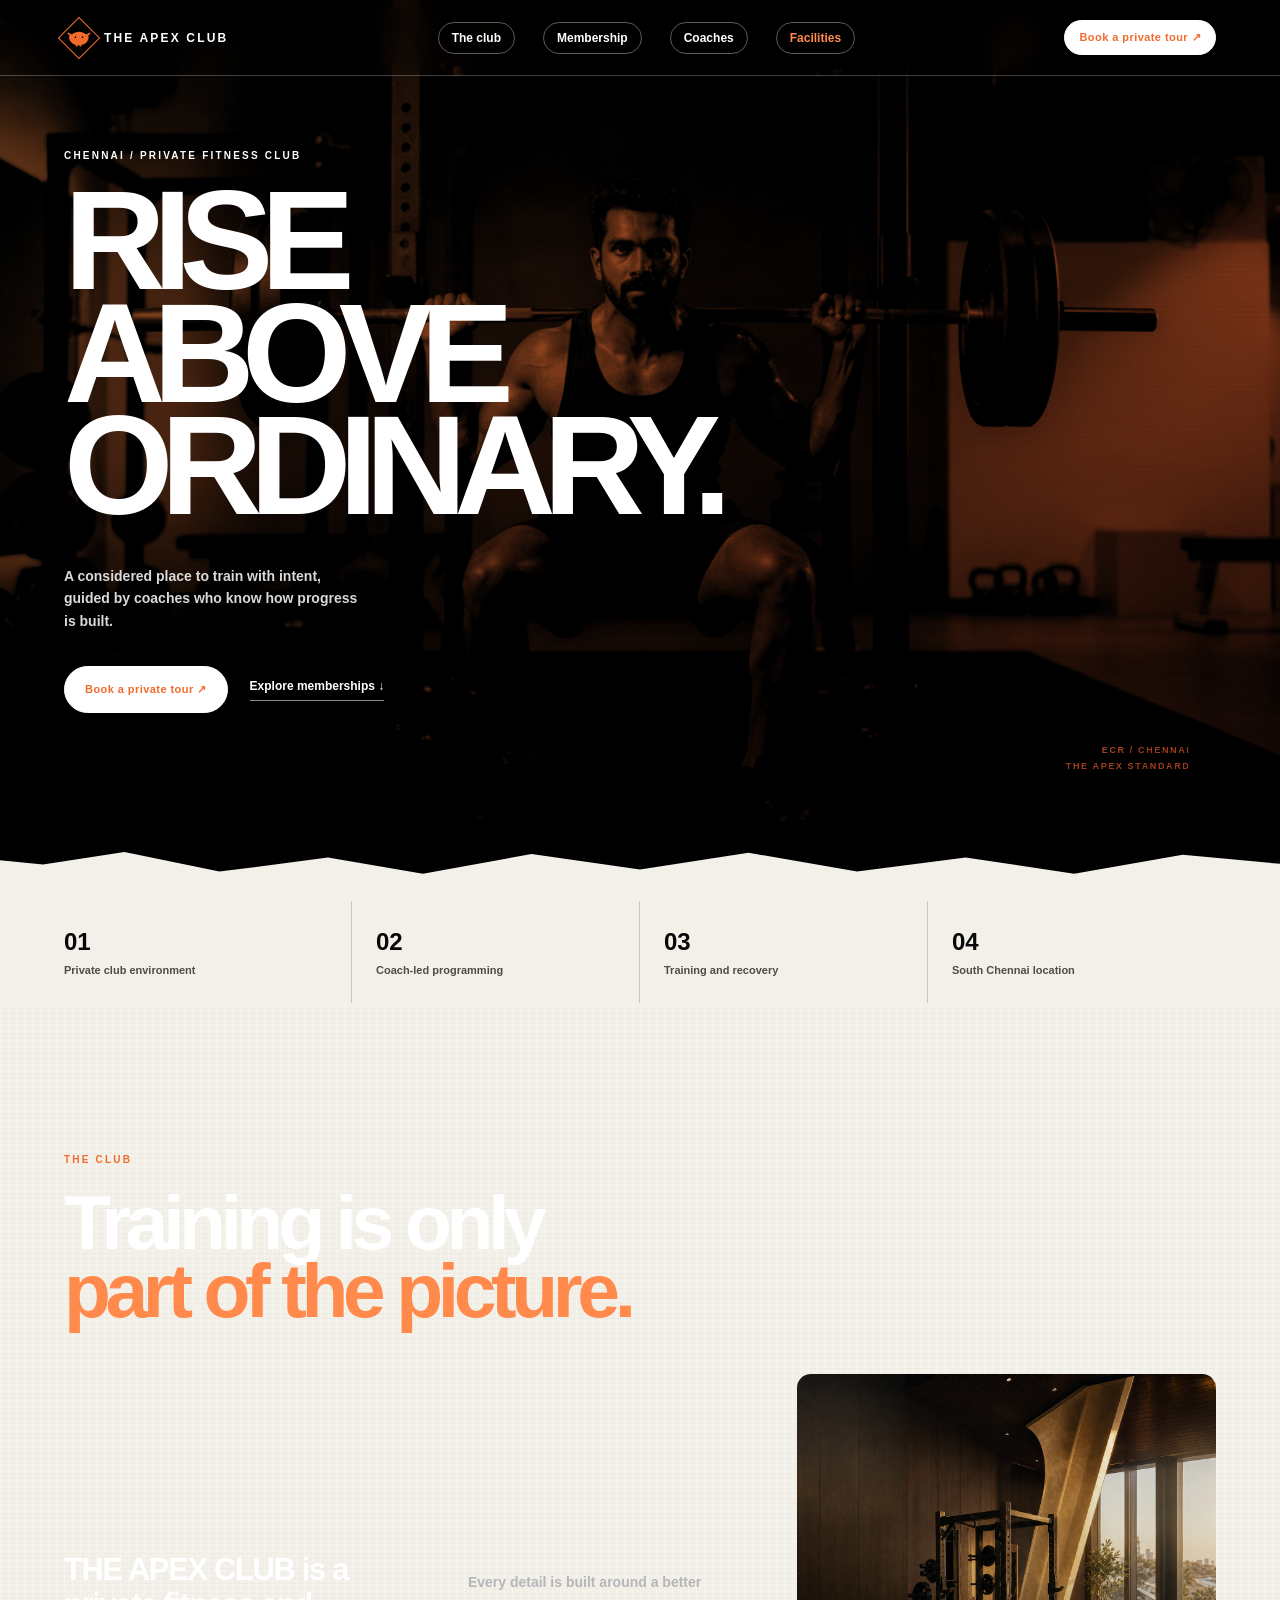
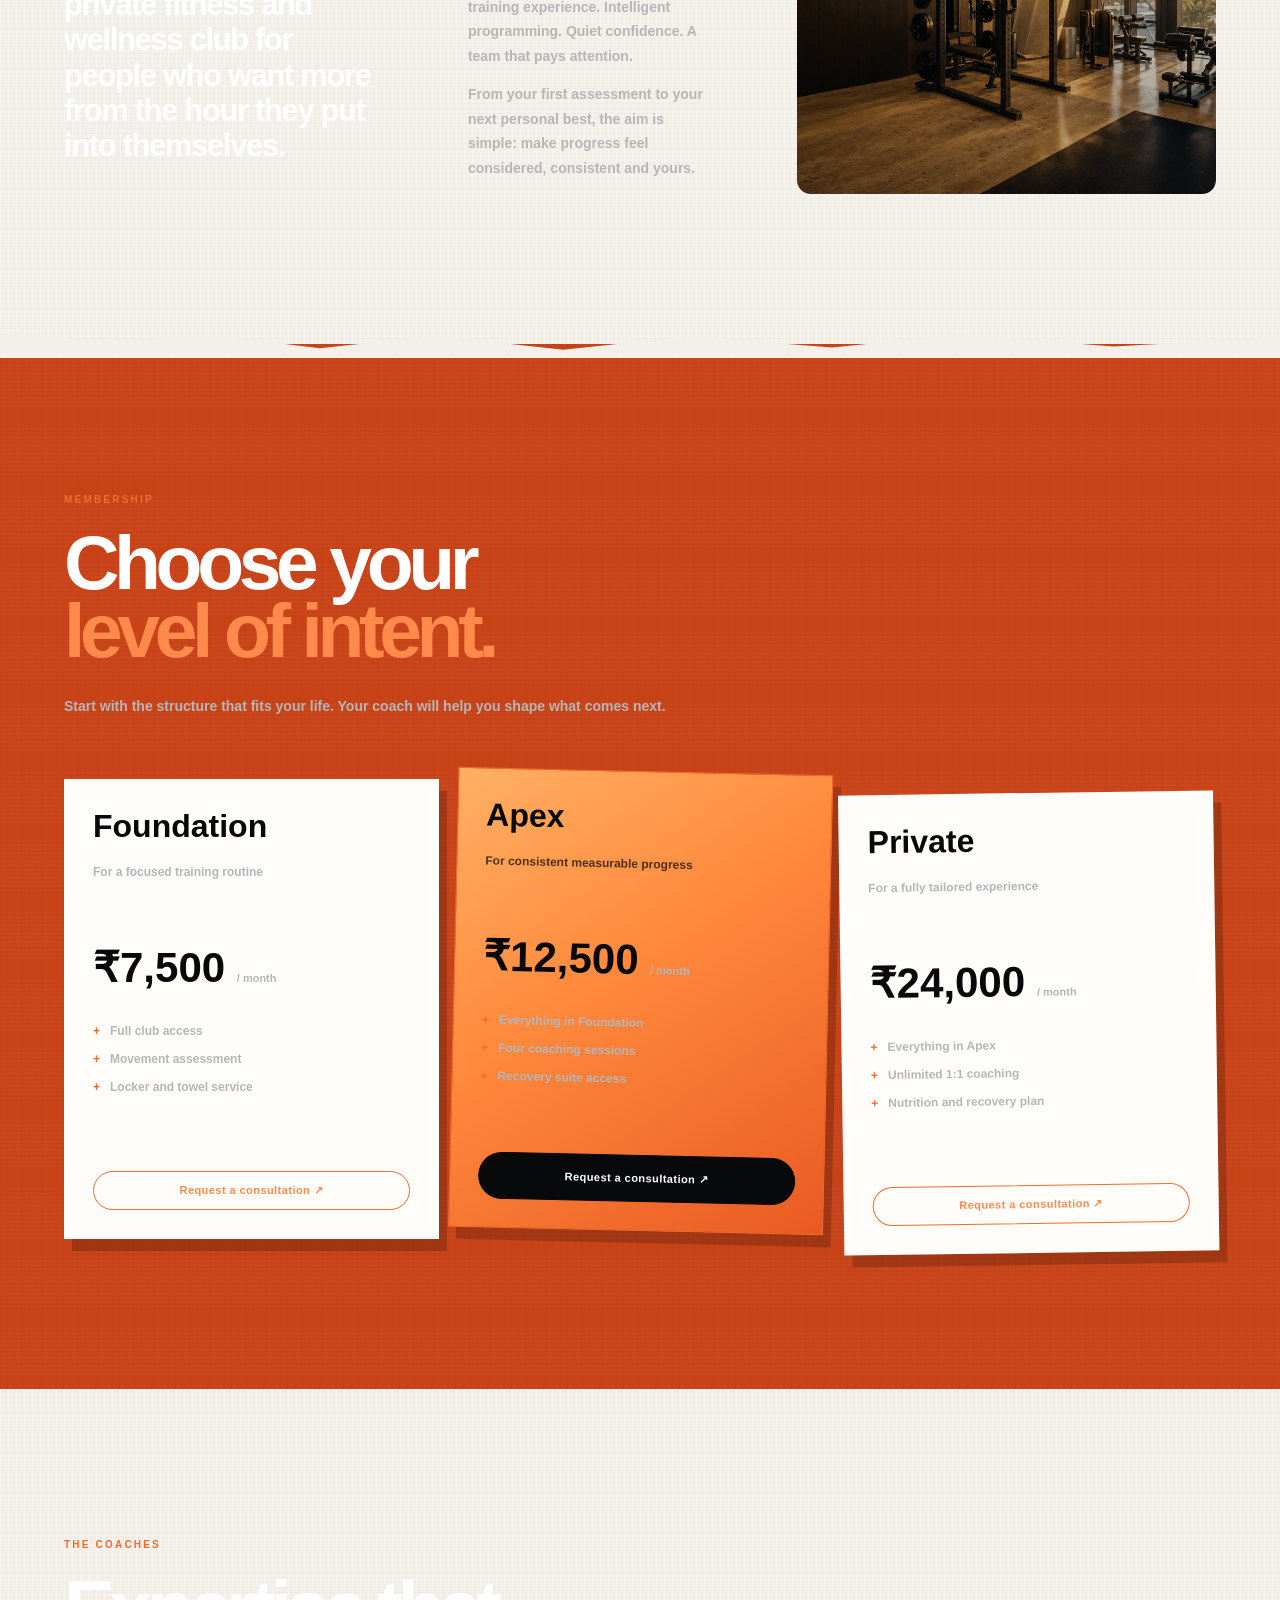
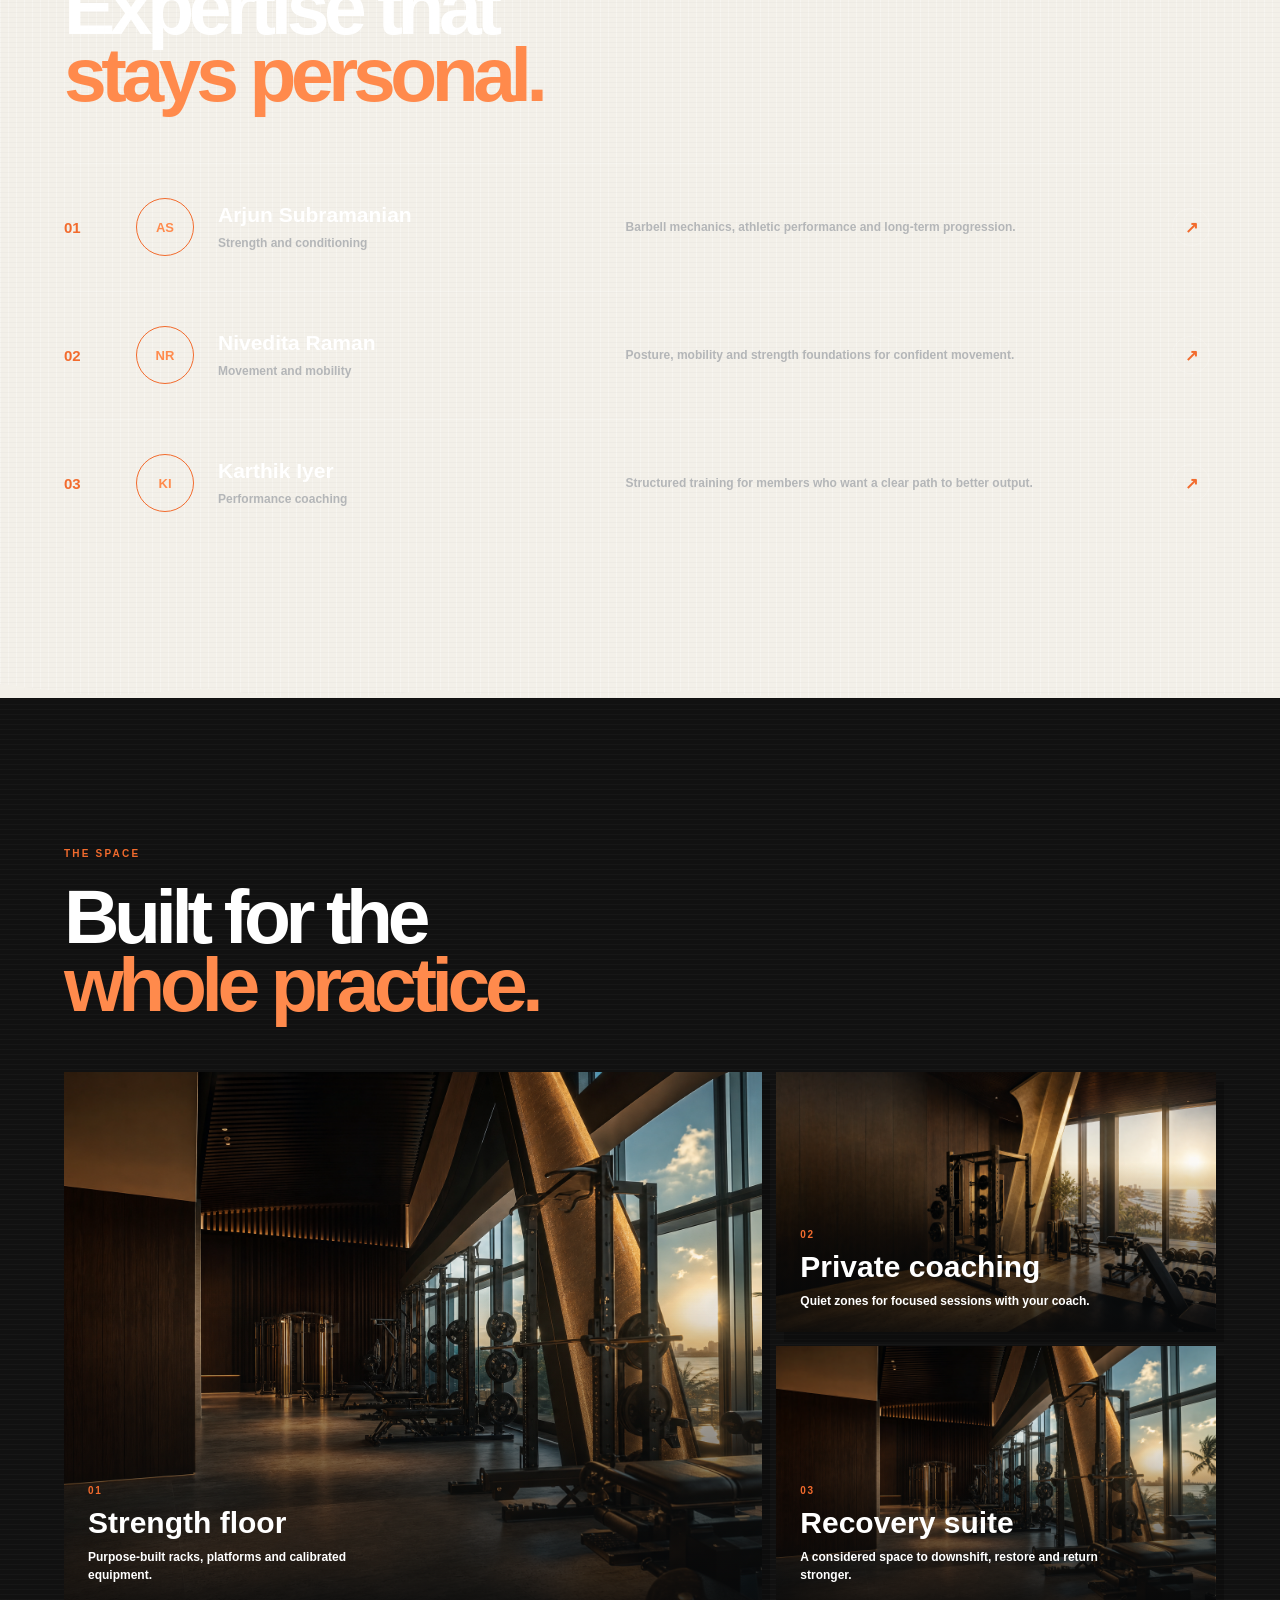
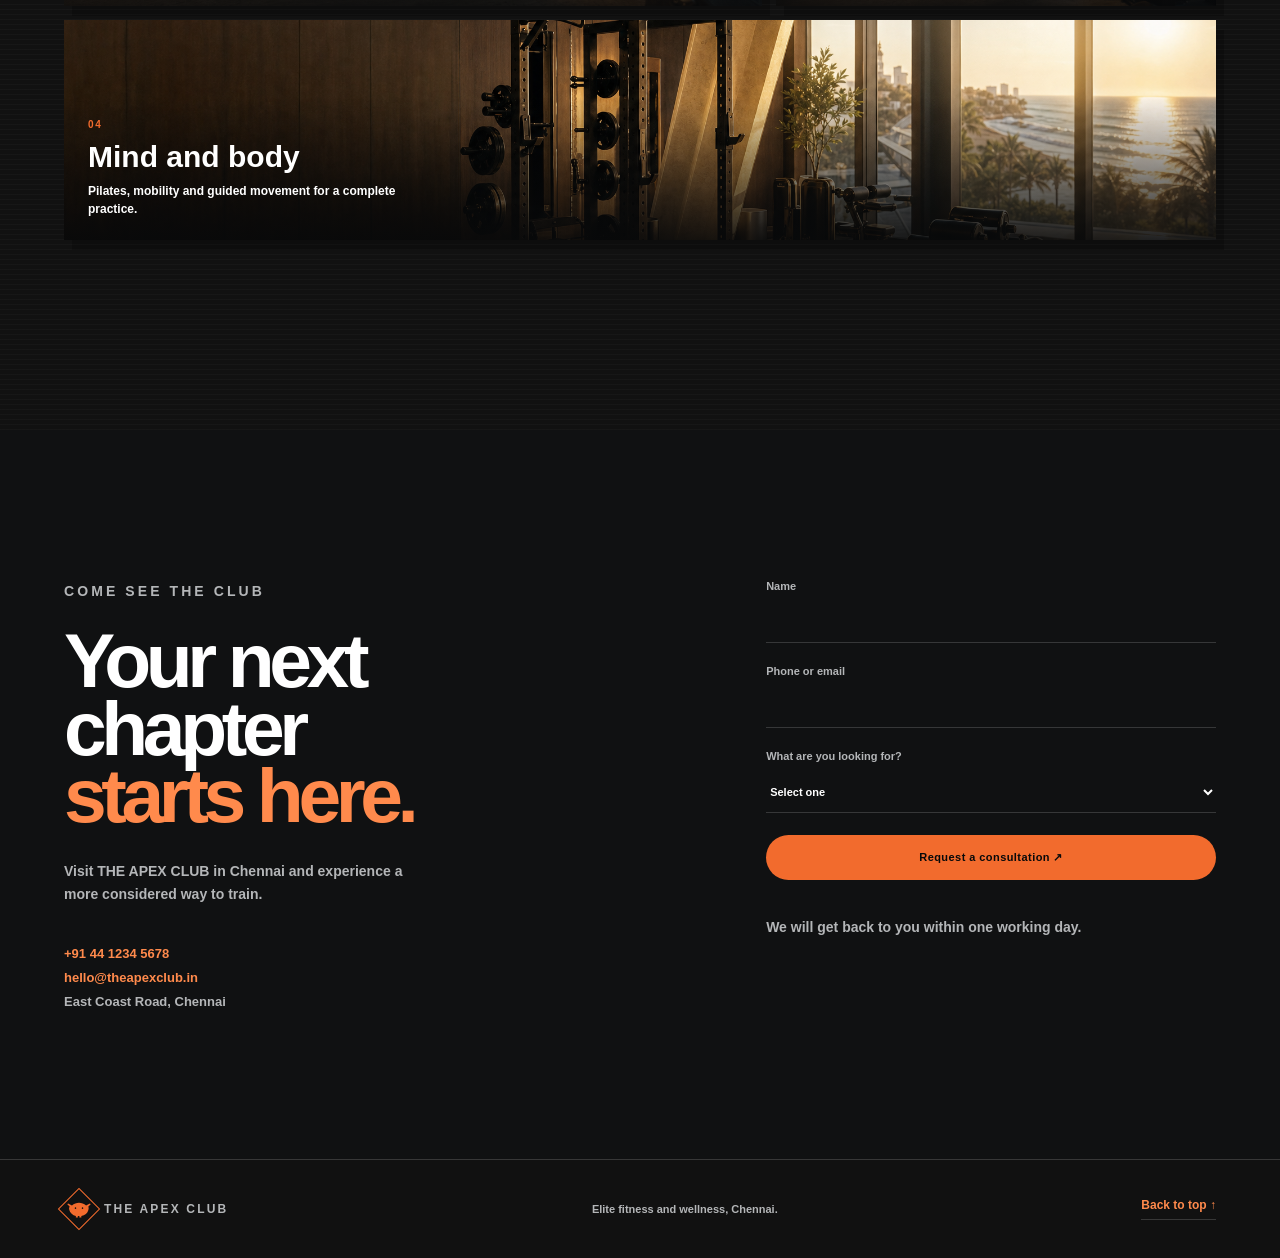
<file: docs/index.html>
<!doctype html>
<html lang="en">
<head>
<meta charset="utf-8">
<meta name="viewport" content="width=device-width, initial-scale=1">
<title>THE APEX CLUB | Chennai</title>
<meta name="description" content="Elite fitness and wellness in Chennai. Private coaching, performance training and restorative wellness at THE APEX CLUB.">
<style>
:root{--black:#08090a;--surface:#101112;--orange:#f26b2d;--orange2:#ff8a4c;--white:#fff;--muted:#b4b6b8;--line:rgba(255,255,255,.16);--radius:14px}*{box-sizing:border-box}html{scroll-behavior:smooth;background:var(--black);color:var(--white)}body{margin:0;background:var(--black);color:var(--white);font-family:"Arial",sans-serif;font-weight:600}a{color:inherit;text-decoration:none}.nav{height:76px;padding:0 5vw;display:flex;align-items:center;justify-content:space-between;border-bottom:1px solid var(--line);position:relative;z-index:2;background:rgba(8,9,10,.92);backdrop-filter:blur(15px)}.wordmark{display:flex;align-items:center;gap:10px;font-size:12px;letter-spacing:.18em;white-space:nowrap}.mark{display:grid;place-items:center;width:30px;height:30px;border:1px solid var(--orange);color:var(--orange);transform:rotate(45deg)}.bull{width:25px;height:17px;fill:currentColor;transform:rotate(-45deg)}.links{display:flex;gap:28px;color:var(--muted);font-size:12px}.links a:hover,.small-link:hover{color:var(--orange2)}.nav-cta,.btn,.outline{border:1px solid var(--orange);border-radius:999px;padding:12px 17px;font-size:11px;letter-spacing:.04em;font-weight:700;display:inline-flex;align-items:center;gap:12px}.nav-cta{color:var(--orange2);padding:10px 14px}.btn{background:var(--orange);color:var(--black);padding:16px 20px}.btn:hover{background:var(--orange2)}.hero{min-height:calc(100vh - 76px);display:grid;grid-template-columns:.82fr 1.38fr;position:relative}.hero-copy{padding:12vh 5vw 9vh;display:flex;flex-direction:column;justify-content:center;background:linear-gradient(90deg,var(--black) 74%,transparent)}.eyebrow{color:var(--orange);font-size:10px;letter-spacing:.22em;margin:0 0 24px}.hero h1,.section h2{font-size:clamp(52px,7.7vw,118px);line-height:.88;letter-spacing:-.07em;margin:0 0 28px;font-weight:800}.hero h1 em,.section h2 span{color:var(--orange2);font-style:normal}.intro{max-width:360px;color:var(--muted);font-size:16px;line-height:1.6;margin-bottom:34px}.actions{display:flex;align-items:center;gap:22px}.small-link{font-size:12px;border-bottom:1px solid var(--line);padding-bottom:7px}.small-link span{color:var(--orange);margin-left:8px}.hero-img{min-height:680px;background:linear-gradient(90deg,rgba(242,107,45,.92),rgba(242,107,45,.45) 37%,rgba(0,0,0,.05) 74%),linear-gradient(0deg,rgba(8,9,10,.35),transparent 45%),url('assets/apex/hero-squat.png') center/cover;filter:grayscale(1) contrast(1.25) brightness(.72);mix-blend-mode:multiply}.caption{position:absolute;right:7%;bottom:8%;font-size:9px;letter-spacing:.18em;line-height:1.8;text-align:right}.rail{min-height:104px;display:grid;grid-template-columns:repeat(4,1fr);border-top:1px solid var(--line);border-bottom:1px solid var(--line);padding:0 5vw}.rail div{display:flex;flex-direction:column;justify-content:center;gap:8px;border-right:1px solid var(--line);padding-left:24px}.rail div:first-child{padding-left:0}.rail div:last-child{border:0}.rail strong{color:var(--orange);font-size:24px}.rail span{color:var(--muted);font-size:11px}.section{padding:150px 5vw}.club,.coaches{background:var(--surface)}.section h2{font-size:clamp(44px,6vw,84px);margin-bottom:30px}.grid3{display:grid;grid-template-columns:1.05fr .8fr 1.4fr;gap:7vw;align-items:end;margin-top:50px}.lead{font-size:clamp(22px,2.4vw,34px);line-height:1.15;letter-spacing:-.04em}.body{color:var(--muted);font-size:14px;line-height:1.75}.photo{min-height:420px;background:linear-gradient(0deg,rgba(8,9,10,.3),transparent),url('assets/apex/training-room.png') center/cover;border-radius:var(--radius)}.plans{display:grid;grid-template-columns:repeat(3,1fr);gap:14px;margin-top:60px}.card{min-height:460px;border:1px solid var(--line);border-radius:var(--radius);padding:28px;display:flex;flex-direction:column;background:var(--surface)}.card.featured{background:var(--orange);color:var(--black);border-color:var(--orange)}.card h3{font-size:32px;margin:0 0 8px}.note{color:var(--muted);font-size:12px;min-height:34px}.featured .note{color:rgba(8,9,10,.72)}.price{font-size:42px;margin:32px 0}.price small{color:var(--muted);font-size:11px}.card ul{padding:0;margin:0 0 32px;list-style:none;display:grid;gap:14px;color:var(--muted);font-size:12px}.card li span{color:var(--orange);margin-right:10px}.card .btn,.card .outline{margin-top:auto;justify-content:center}.outline{color:var(--orange2)}.featured .btn{background:var(--black);color:var(--white);border-color:var(--black)}.coach-list{margin-top:54px;border-top:1px solid var(--line)}.coach{display:grid;grid-template-columns:50px 60px 1.25fr 1.7fr 44px;gap:22px;align-items:center;min-height:128px;border-bottom:1px solid var(--line)}.number{color:var(--orange);font-size:15px}.initial{width:58px;height:58px;border-radius:50%;border:1px solid var(--orange);color:var(--orange2);display:grid;place-items:center;font-size:13px}.coach h3{font-size:21px;margin:0 0 7px}.coach p{color:var(--muted);font-size:12px;line-height:1.55;margin:0}.arrow{border:1px solid var(--line);width:38px;height:38px;display:grid;place-items:center;border-radius:50%;color:var(--orange)}.facilities{background:var(--black)}.fac-grid{display:grid;grid-template-columns:1.35fr .85fr;grid-auto-rows:260px;gap:14px;margin-top:54px}.fac{position:relative;overflow:hidden;border-radius:var(--radius);background-position:center;background-size:cover}.fac-main{grid-row:span 2;background-image:linear-gradient(0deg,rgba(8,9,10,.86),transparent 60%),url('assets/apex/hero-gym.png')}.fac-coach{background-image:linear-gradient(0deg,rgba(8,9,10,.88),transparent 65%),url('assets/apex/training-room.png')}.fac-recovery{background-image:linear-gradient(0deg,rgba(8,9,10,.88),transparent 65%),url('assets/apex/hero-gym.png');background-position:70% center}.fac-mind{grid-column:span 2;height:220px;background-image:linear-gradient(0deg,rgba(8,9,10,.9),transparent 65%),url('assets/apex/training-room.png')}.fac-copy{position:absolute;inset:auto 24px 22px}.fac-copy span{color:var(--orange);font-size:10px;letter-spacing:.16em}.fac-copy h3{font-size:30px;margin:8px 0}.fac-copy p{font-size:12px;line-height:1.5;margin:0;max-width:320px}.contact{display:grid;grid-template-columns:1fr .82fr;gap:12vw;background:var(--surface)}.contact p{color:var(--muted);max-width:350px;line-height:1.65;font-size:14px}.details{display:grid;gap:9px;margin-top:40px;color:var(--orange2);font-size:13px}.details span{color:var(--muted)}form{display:grid;gap:22px;align-content:start}label{display:grid;gap:9px;color:var(--muted);font-size:11px}input,select{background:transparent;border:0;border-bottom:1px solid var(--line);color:var(--white);padding:11px 0;min-height:42px;outline:0;font:inherit}input:focus,select:focus{border-color:var(--orange)}select option{background:var(--surface)}form .btn{border:0;justify-content:center;cursor:pointer}.fine{color:var(--muted);font-size:11px}.footer{border-top:1px solid var(--line);padding:34px 5vw;display:flex;align-items:center;justify-content:space-between;color:var(--muted);font-size:11px}.footer .small-link{color:var(--orange2)}
/* Interaction layer: motion communicates hierarchy, feedback and navigation state. */
@keyframes rise{from{opacity:0;transform:translateY(28px)}to{opacity:1;transform:translateY(0)}}
.reveal{opacity:0;transform:translateY(28px);transition:opacity .75s cubic-bezier(.16,1,.3,1),transform .75s cubic-bezier(.16,1,.3,1)}.reveal.is-visible{opacity:1;transform:none}.nav.is-scrolled{box-shadow:0 12px 34px rgba(0,0,0,.28)}.links a.is-active{color:var(--orange2)}.menu-toggle{display:none;}.menu-open .links{display:flex;position:absolute;top:68px;left:0;right:0;padding:18px 20px;background:rgba(8,9,10,.98);border-bottom:1px solid var(--line);flex-direction:column;gap:18px}.menu-open .nav-cta{display:none}.menu-open .menu-toggle{color:var(--white)}.menu-toggle{display:none;background:transparent;border:1px solid var(--line);color:var(--orange2);border-radius:999px;padding:9px 12px;font:inherit;font-size:16px;line-height:1;cursor:pointer}.menu-toggle:active,.btn:active,.outline:active,.nav-cta:active{transform:scale(.97)}.card{transition:transform .25s ease,box-shadow .25s ease}.card:hover{box-shadow:0 20px 45px rgba(0,0,0,.2)}.form-status{display:none;color:var(--orange2);font-size:12px;line-height:1.5;border-left:2px solid var(--orange);padding-left:12px}.form-status.show{display:block}.btn{transition:transform .2s ease,background .2s ease}.btn.ripple{position:relative;overflow:hidden}.ripple-dot{position:absolute;width:8px;height:8px;border-radius:50%;background:rgba(255,255,255,.65);transform:translate(-50%,-50%) scale(0);animation:ripple .55s ease-out;pointer-events:none}@keyframes ripple{to{transform:translate(-50%,-50%) scale(25);opacity:0}}
@media (prefers-reduced-motion: reduce){html{scroll-behavior:auto}.reveal{opacity:1;transform:none;transition:none}.card,.btn{transition:none}}
@media(max-width:800px){.menu-toggle{display:block}.nav{height:68px;padding:0 20px}.links{display:none}.nav-cta{padding:9px 11px;font-size:10px}.hero{display:flex;flex-direction:column;min-height:0}.hero-copy{padding:86px 20px 56px;background:var(--black)}.hero-img{min-height:54vh}.rail{grid-template-columns:repeat(2,1fr);padding:0 20px}.rail div{min-height:82px;padding-left:14px;border-bottom:1px solid var(--line)}.rail div:nth-child(2){border-right:0}.section{padding:90px 20px}.grid3,.contact{grid-template-columns:1fr;gap:38px}.grid3{margin-top:25px}.photo{min-height:330px}.plans{grid-template-columns:1fr;margin-top:35px}.card{min-height:410px}.coach{grid-template-columns:32px 58px 1fr 38px;gap:12px;min-height:112px}.coach-detail{display:none}.coach h3{font-size:17px}.fac-grid{grid-template-columns:1fr;grid-auto-rows:250px}.fac-main{grid-row:auto}.fac-mind{grid-column:auto;height:250px}.footer{padding:28px 20px;align-items:flex-start;flex-direction:column;gap:18px}}
/* Full-width reference layout sync */
html,body{background-color:#c94318;background-image:repeating-linear-gradient(0deg,rgba(255,255,255,.035) 0 1px,transparent 1px 4px),repeating-linear-gradient(90deg,rgba(70,20,0,.035) 0 1px,transparent 1px 7px)}body{overflow-x:hidden}.nav,.hero,.rail,.section,.footer{width:100%;max-width:none;margin-left:0;margin-right:0}.nav{padding-left:5vw;padding-right:5vw}.hero,.section{padding-left:5vw;padding-right:5vw}.hero{background:radial-gradient(circle at 68% 30%,#ffb064 0%,#ff8138 28%,#e95a22 68%,#c94318 100%)}.hero-copy{background:linear-gradient(90deg,#ff8a3d 0%,#ff8a3d 66%,rgba(255,138,61,.15) 100%)}.hero-img{background-color:#ff8a3d;background-image:linear-gradient(90deg,rgba(255,138,61,.98),rgba(233,90,34,.2) 72%),url('assets/apex/hero-gym.png');background-blend-mode:multiply}.rail{background:#f3f0e9;color:#080808}.rail div{border-color:rgba(8,8,8,.18)}.rail strong{color:#080808}.rail span{color:#4f4b47}.club,.coaches{background-color:#f3f0e9;background-image:repeating-linear-gradient(0deg,rgba(40,35,30,.025) 0 1px,transparent 1px 5px),repeating-linear-gradient(90deg,rgba(255,255,255,.3) 0 1px,transparent 1px 8px)}.club,.coaches,.facilities,.contact{position:relative}.club:after,.coaches:after{content:"";position:absolute;bottom:-14px;left:0;right:0;height:28px;background:#f3f0e9;clip-path:polygon(0 0,8% 45%,16% 15%,25% 65%,34% 20%,44% 70%,54% 22%,65% 62%,75% 16%,87% 58%,100% 26%,100% 100%,0 100%)}.facilities{background-color:#111;background-image:repeating-linear-gradient(0deg,rgba(255,255,255,.025) 0 1px,transparent 1px 5px)}.fac{border-radius:0;box-shadow:8px 10px 0 rgba(0,0,0,.22)}.card{border-radius:0;background:#fffdfa;color:#080808;box-shadow:8px 12px 0 rgba(0,0,0,.2);transform:rotate(-1deg)}.card:nth-child(2){transform:rotate(1.3deg) translateY(-8px)}.card:nth-child(3){transform:rotate(-.8deg) translateY(14px)}.card.featured{background:linear-gradient(145deg,#ffb064,#ff8a3d 42%,#e95a22)}.footer{background:#111}@media(max-width:800px){.nav,.hero,.rail,.section,.footer{padding-left:20px;padding-right:20px}.hero{padding-left:0;padding-right:0}.section{padding-top:90px;padding-bottom:90px}.card,.card:nth-child(2),.card:nth-child(3){transform:none}.nav{padding-top:0;padding-bottom:0}}
/* Current Apex poster hero */
.nav{position:absolute;top:0;left:0;right:0;background:transparent;border-color:rgba(255,255,255,.25);z-index:10}.links{color:var(--white)}.links a{border:1px solid rgba(255,255,255,.35);border-radius:999px;padding:8px 13px}.nav-cta{background:var(--white);color:var(--orange);border-color:var(--white)}.hero{min-height:100vh;display:block;overflow:hidden;background:linear-gradient(135deg,#ff8a3d 0%,#f26b2d 52%,#c9471d 100%)}.hero::before{content:"";position:absolute;inset:0;background:repeating-linear-gradient(0deg,rgba(255,255,255,.04) 0 1px,transparent 1px 5px);pointer-events:none;z-index:1}.hero-copy{position:absolute;z-index:4;inset:0 auto auto 0;width:62%;padding:150px 5vw 0;background:transparent}.hero-copy .eyebrow{color:var(--white)}.hero h1{color:var(--white);font-size:clamp(72px,11vw,164px);line-height:.8;letter-spacing:-.09em;text-transform:uppercase;max-width:650px}.hero h1 em{color:var(--white)}.intro{color:rgba(255,255,255,.85);max-width:300px;font-size:14px}.hero-copy .btn{background:var(--white);color:var(--orange);border-color:var(--white)}.hero-copy .small-link{color:var(--white);border-color:rgba(255,255,255,.55)}.hero-img{position:absolute;inset:0;z-index:2;min-height:100%;background:linear-gradient(90deg,rgba(242,107,45,.9),rgba(242,107,45,.42) 42%,rgba(0,0,0,.05) 78%),linear-gradient(0deg,rgba(8,9,10,.55),transparent 50%),url('assets/apex/hero-squat.png') center/cover;filter:grayscale(1) contrast(1.25) brightness(.72);mix-blend-mode:multiply}.caption{z-index:5;color:var(--white);bottom:14%}.hero:after{content:"";position:absolute;z-index:6;left:-3%;right:-3%;bottom:-1px;height:70px;background:#f3f0e9;clip-path:polygon(0 36%,6% 48%,12% 30%,19% 58%,27% 38%,34% 61%,42% 33%,50% 55%,58% 31%,66% 58%,74% 38%,82% 61%,90% 34%,100% 52%,100% 100%,0 100%)}@media(max-width:800px){.hero{min-height:820px}.hero-copy{width:100%;padding:125px 20px 0}.hero h1{font-size:clamp(62px,18vw,108px)}.hero-img{min-height:100%}.hero:after{height:46px}}
</style>
</head>
<body>
<header class="nav"><a class="wordmark" href="#top" aria-label="The Apex Club home"><span class="mark"><svg class="bull" viewBox="0 0 64 40" aria-hidden="true"><path d="M8 12 2 6l2-2 10 5c5-5 12-7 18-7s13 2 18 7l10-5 2 2-6 6c1 3 1 6 0 9-2 8-9 14-18 15v4h-5v-4h-4v4h-5v-4C16 34 9 28 7 20c-1-3 0-6 1-8Zm12 10c2 2 5 3 12 3s10-1 12-3c-1 6-5 10-12 10s-11-4-12-10Zm3-8a2 2 0 1 0 0 4 2 2 0 0 0 0-4Zm18 0a2 2 0 1 0 0 4 2 2 0 0 0 0-4Z"/></svg></span><span>THE APEX CLUB</span></a><nav class="links"><a href="#club">The club</a><a href="#membership">Membership</a><a href="#coaches">Coaches</a><a href="#facilities">Facilities</a></nav><a class="nav-cta" href="#contact">Book a private tour ↗</a><button class="menu-toggle" type="button" aria-label="Open menu" aria-expanded="false">☰</button></header>
<main id="top"><section class="hero"><div class="hero-copy"><p class="eyebrow">CHENNAI / PRIVATE FITNESS CLUB</p><h1>Rise above<br><em>ordinary.</em></h1><p class="intro">A considered place to train with intent, guided by coaches who know how progress is built.</p><div class="actions"><a class="btn" href="#contact">Book a private tour ↗</a><a class="small-link" href="#membership">Explore memberships ↓</a></div></div><div class="hero-img" role="img" aria-label="Apex Club premium strength floor"><div class="caption">ECR / CHENNAI<br>THE APEX STANDARD</div></div></section><section class="rail"><div><strong>01</strong><span>Private club environment</span></div><div><strong>02</strong><span>Coach-led programming</span></div><div><strong>03</strong><span>Training and recovery</span></div><div><strong>04</strong><span>South Chennai location</span></div></section>
<section id="club" class="section club"><p class="eyebrow">THE CLUB</p><h2>Training is only<br><span>part of the picture.</span></h2><div class="grid3"><p class="lead">THE APEX CLUB is a private fitness and wellness club for people who want more from the hour they put into themselves.</p><div class="body"><p>Every detail is built around a better training experience. Intelligent programming. Quiet confidence. A team that pays attention.</p><p>From your first assessment to your next personal best, the aim is simple: make progress feel considered, consistent and yours.</p></div><div class="photo"></div></div></section>
<section id="membership" class="section"><p class="eyebrow">MEMBERSHIP</p><h2>Choose your<br><span>level of intent.</span></h2><p class="body">Start with the structure that fits your life. Your coach will help you shape what comes next.</p><div class="plans"><article class="card"><h3>Foundation</h3><p class="note">For a focused training routine</p><div class="price">₹7,500 <small>/ month</small></div><ul><li><span>+</span>Full club access</li><li><span>+</span>Movement assessment</li><li><span>+</span>Locker and towel service</li></ul><a class="outline" href="#contact">Request a consultation ↗</a></article><article class="card featured"><h3>Apex</h3><p class="note">For consistent measurable progress</p><div class="price">₹12,500 <small>/ month</small></div><ul><li><span>+</span>Everything in Foundation</li><li><span>+</span>Four coaching sessions</li><li><span>+</span>Recovery suite access</li></ul><a class="btn" href="#contact">Request a consultation ↗</a></article><article class="card"><h3>Private</h3><p class="note">For a fully tailored experience</p><div class="price">₹24,000 <small>/ month</small></div><ul><li><span>+</span>Everything in Apex</li><li><span>+</span>Unlimited 1:1 coaching</li><li><span>+</span>Nutrition and recovery plan</li></ul><a class="outline" href="#contact">Request a consultation ↗</a></article></div></section>
<section id="coaches" class="section coaches"><p class="eyebrow">THE COACHES</p><h2>Expertise that<br><span>stays personal.</span></h2><div class="coach-list"><article class="coach"><span class="number">01</span><span class="initial">AS</span><div><h3>Arjun Subramanian</h3><p>Strength and conditioning</p></div><p class="coach-detail">Barbell mechanics, athletic performance and long-term progression.</p><a class="arrow" href="#contact">↗</a></article><article class="coach"><span class="number">02</span><span class="initial">NR</span><div><h3>Nivedita Raman</h3><p>Movement and mobility</p></div><p class="coach-detail">Posture, mobility and strength foundations for confident movement.</p><a class="arrow" href="#contact">↗</a></article><article class="coach"><span class="number">03</span><span class="initial">KI</span><div><h3>Karthik Iyer</h3><p>Performance coaching</p></div><p class="coach-detail">Structured training for members who want a clear path to better output.</p><a class="arrow" href="#contact">↗</a></article></div></section>
<section id="facilities" class="section facilities"><p class="eyebrow">THE SPACE</p><h2>Built for the<br><span>whole practice.</span></h2><div class="fac-grid"><article class="fac fac-main"><div class="fac-copy"><span>01</span><h3>Strength floor</h3><p>Purpose-built racks, platforms and calibrated equipment.</p></div></article><article class="fac fac-coach"><div class="fac-copy"><span>02</span><h3>Private coaching</h3><p>Quiet zones for focused sessions with your coach.</p></div></article><article class="fac fac-recovery"><div class="fac-copy"><span>03</span><h3>Recovery suite</h3><p>A considered space to downshift, restore and return stronger.</p></div></article><article class="fac fac-mind"><div class="fac-copy"><span>04</span><h3>Mind and body</h3><p>Pilates, mobility and guided movement for a complete practice.</p></div></article></div></section>
<section id="contact" class="section contact"><div><p class="eyebrow">COME SEE THE CLUB</p><h2>Your next chapter<br><span>starts here.</span></h2><p>Visit THE APEX CLUB in Chennai and experience a more considered way to train.</p><div class="details"><a href="tel:+914412345678">+91 44 1234 5678</a><a href="mailto:hello@theapexclub.in">hello@theapexclub.in</a><span>East Coast Road, Chennai</span></div></div><form action="mailto:hello@theapexclub.in" method="post" enctype="text/plain"><label>Name<input name="name" required></label><label>Phone or email<input name="contact" required></label><label>What are you looking for?<select name="interest" required><option value="" selected disabled>Select one</option><option>Private coaching</option><option>Club membership</option><option>Recovery and wellness</option></select></label><button class="btn" type="submit">Request a consultation ↗</button><p class="fine">We will get back to you within one working day.</p></form></section></main>
<footer class="footer"><a class="wordmark" href="#top"><span class="mark"><svg class="bull" viewBox="0 0 64 40" aria-hidden="true"><path d="M8 12 2 6l2-2 10 5c5-5 12-7 18-7s13 2 18 7l10-5 2 2-6 6c1 3 1 6 0 9-2 8-9 14-18 15v4h-5v-4h-4v4h-5v-4C16 34 9 28 7 20c-1-3 0-6 1-8Zm12 10c2 2 5 3 12 3s10-1 12-3c-1 6-5 10-12 10s-11-4-12-10Zm3-8a2 2 0 1 0 0 4 2 2 0 0 0 0-4Zm18 0a2 2 0 1 0 0 4 2 2 0 0 0 0-4Z"/></svg></span><span>THE APEX CLUB</span></a><span>Elite fitness and wellness, Chennai.</span><a class="small-link" href="#top">Back to top ↑</a></footer>
<script>
(() => {
  const nav = document.querySelector('.nav');
  const menu = document.querySelector('.menu-toggle');
  const links = [...document.querySelectorAll('.links a')];
  const sections = links.map(link => document.querySelector(link.getAttribute('href'))).filter(Boolean);
  const reduceMotion = window.matchMedia('(prefers-reduced-motion: reduce)').matches;

  document.querySelectorAll('section, .rail, .coach, .card, .fac').forEach((el, i) => {
    el.classList.add('reveal');
    el.style.transitionDelay = `${Math.min(i % 5, 4) * 70}ms`;
  });
  if (reduceMotion) document.querySelectorAll('.reveal').forEach(el => el.classList.add('is-visible'));
  else new IntersectionObserver(entries => entries.forEach(entry => {
    if (entry.isIntersecting) entry.target.classList.add('is-visible');
  }), {threshold: .14}).observe(document.querySelector('main'));

  const revealObserver = reduceMotion ? null : new IntersectionObserver(entries => entries.forEach(entry => {
    if (entry.isIntersecting) { entry.target.classList.add('is-visible'); revealObserver.unobserve(entry.target); }
  }), {threshold: .12});
  if (revealObserver) document.querySelectorAll('.reveal').forEach(el => revealObserver.observe(el));

  const updateNav = () => nav.classList.toggle('is-scrolled', window.scrollY > 20);
  updateNav(); window.addEventListener('scroll', updateNav, {passive:true});
  const sectionObserver = new IntersectionObserver(entries => entries.forEach(entry => {
    if (entry.isIntersecting) { links.forEach(link => link.classList.toggle('is-active', link.getAttribute('href') === `#${entry.target.id}`)); }
  }), {rootMargin:'-30% 0px -55%'});
  sections.forEach(section => sectionObserver.observe(section));

  menu.addEventListener('click', () => {
    const open = document.body.classList.toggle('menu-open');
    menu.setAttribute('aria-expanded', open);
    menu.setAttribute('aria-label', open ? 'Close menu' : 'Open menu');
    menu.textContent = open ? '×' : '☰';
  });
  links.forEach(link => link.addEventListener('click', () => document.body.classList.remove('menu-open')));

  document.querySelectorAll('.card').forEach(card => {
    card.addEventListener('pointermove', event => {
      if (reduceMotion || window.innerWidth < 801) return;
      const box = card.getBoundingClientRect();
      const x = (event.clientX - box.left) / box.width - .5;
      const y = (event.clientY - box.top) / box.height - .5;
      card.style.transform = `perspective(700px) rotateX(${y * -3}deg) rotateY(${x * 3}deg) translateY(-4px)`;
    });
    card.addEventListener('pointerleave', () => card.style.transform = '');
  });
  document.querySelectorAll('.btn').forEach(button => button.addEventListener('click', event => {
    const dot = document.createElement('i'); dot.className = 'ripple-dot';
    const box = button.getBoundingClientRect(); dot.style.left = `${event.clientX - box.left}px`; dot.style.top = `${event.clientY - box.top}px`;
    button.appendChild(dot); setTimeout(() => dot.remove(), 600);
  }));
  const form = document.querySelector('form');
  if (form) form.addEventListener('submit', () => {
    const status = document.createElement('p'); status.className = 'form-status show'; status.textContent = 'Opening your email app with the consultation request.';
    form.appendChild(status);
  });
})();
</script>
</body></html>
</file>
